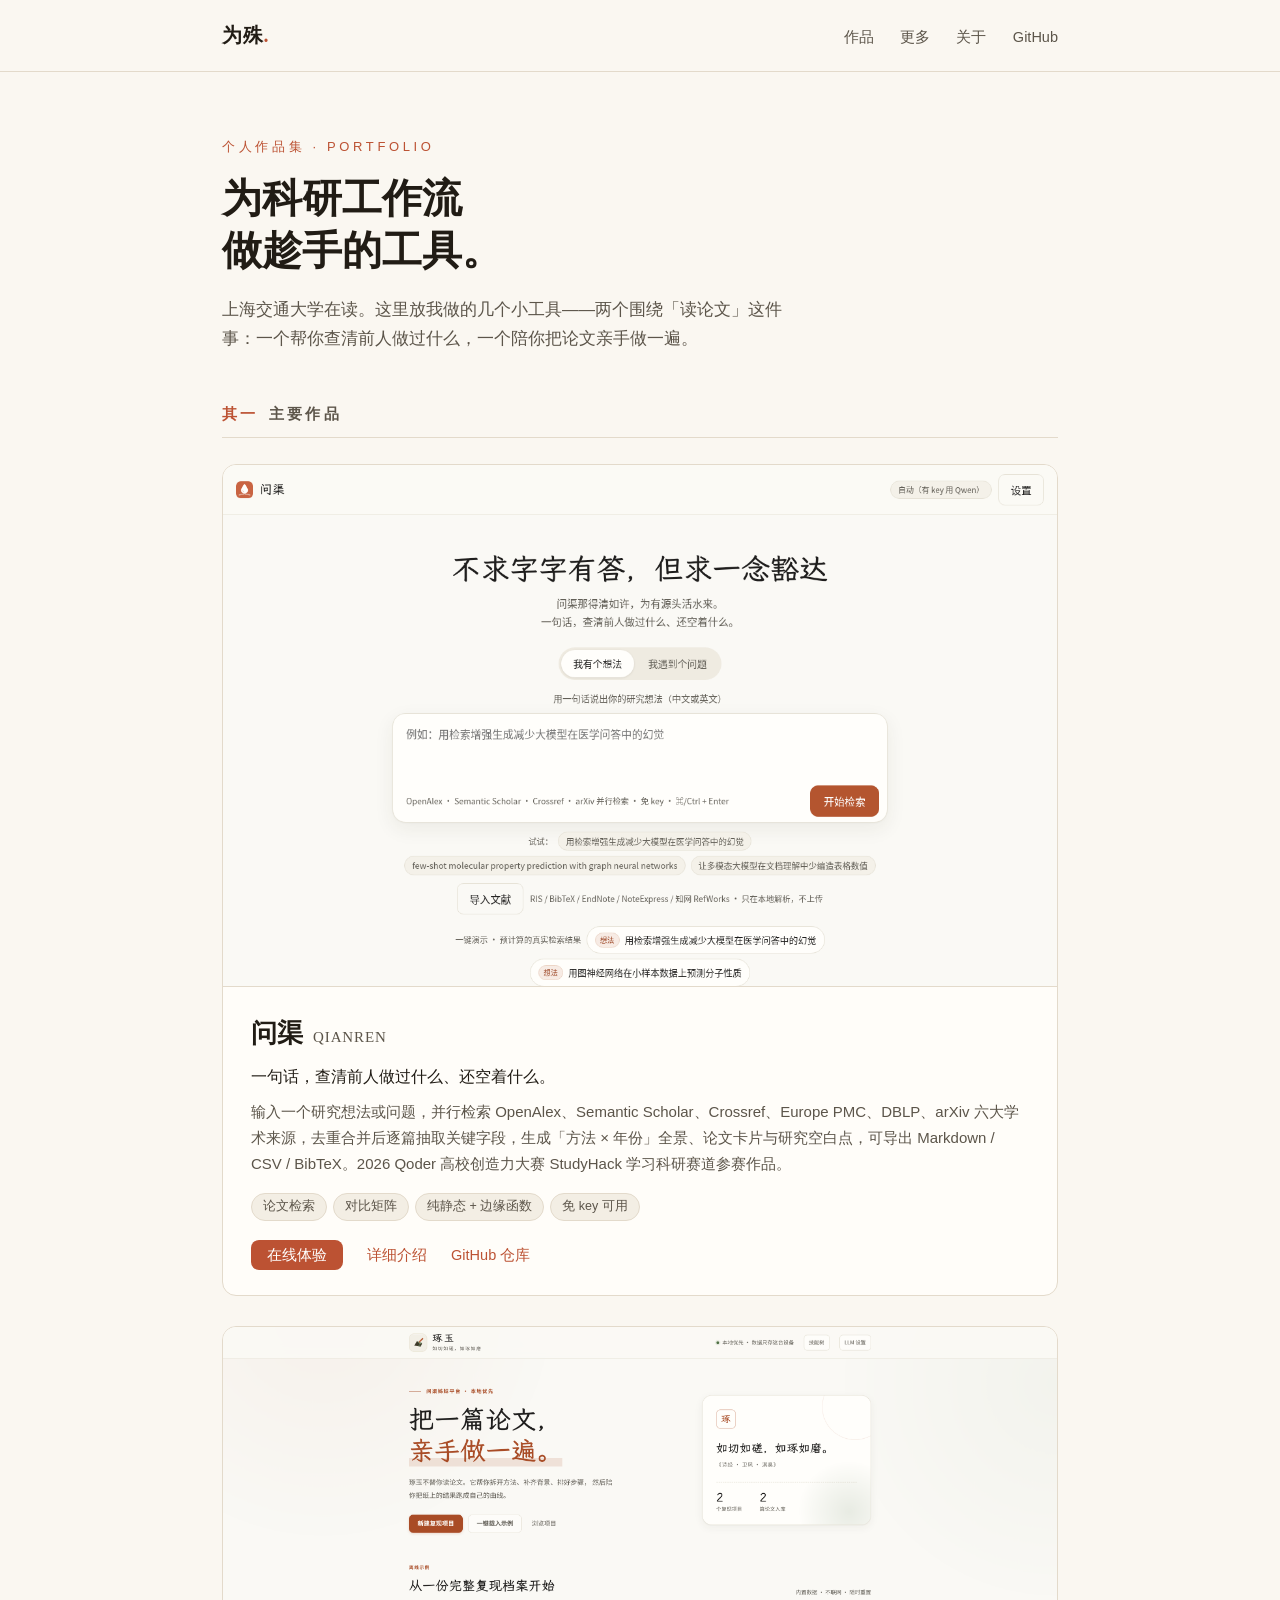
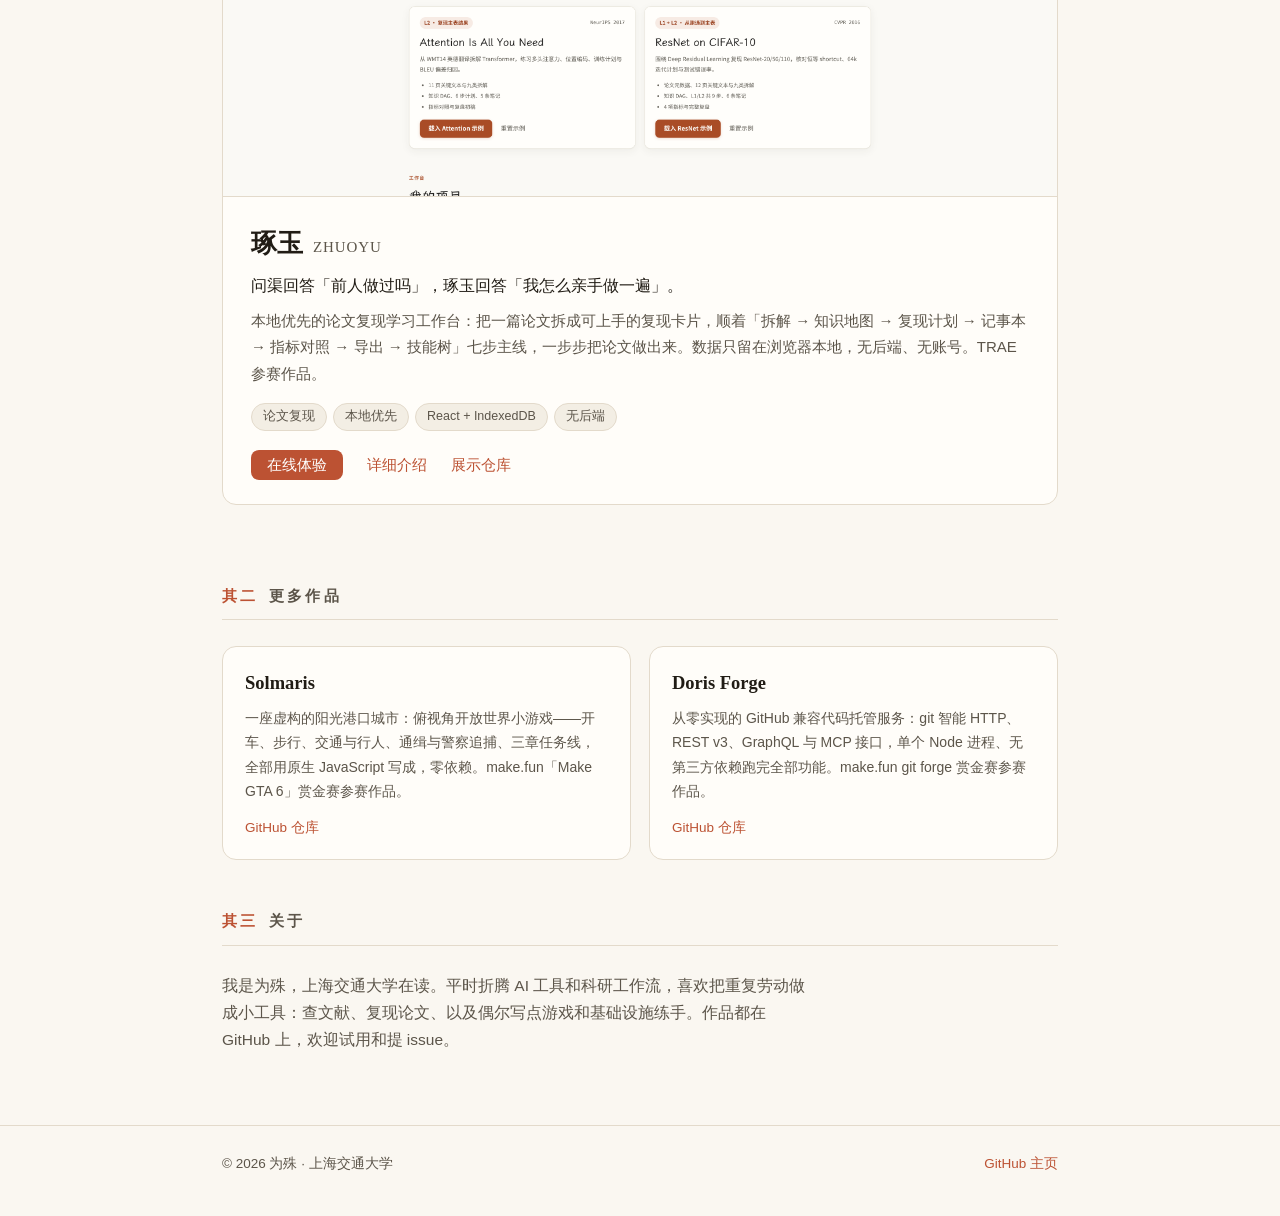
<file: index.html>
<!DOCTYPE html>
<html lang="zh-CN">
<head>
<meta charset="utf-8">
<meta name="viewport" content="width=device-width, initial-scale=1">
<title>为殊 · 作品集</title>
<meta name="description" content="为殊的个人作品集：问渠（论文对比矩阵）与琢玉（论文复现工作台），以及其他小作品。上海交通大学。">
<link rel="stylesheet" href="style.css">
</head>
<body>
<header class="site">
  <div class="wrap">
    <a class="logo serif" href="./">为殊<span class="dot">.</span></a>
    <nav class="main">
      <a href="#works">作品</a>
      <a href="#more">更多</a>
      <a href="#about">关于</a>
      <a href="https://github.com/robotdoglee">GitHub</a>
    </nav>
  </div>
</header>

<div class="wrap">
  <div class="hero">
    <div class="kicker">个人作品集 · PORTFOLIO</div>
    <h1 class="serif">为科研工作流<br>做趁手的工具。</h1>
    <p class="lede">上海交通大学在读。这里放我做的几个小工具——两个围绕「读论文」这件事：一个帮你查清前人做过什么，一个陪你把论文亲手做一遍。</p>
  </div>

  <section id="works">
    <h2 class="sec"><span class="no">其一</span>主要作品</h2>

    <div class="work">
      <a href="qianren.html"><img class="shot" src="assets/qianren-home.png" alt="问渠首页"></a>
      <div class="body">
        <h3 class="serif">问渠<span class="en">QIANREN</span></h3>
        <p class="tagline">一句话，查清前人做过什么、还空着什么。</p>
        <p class="desc">输入一个研究想法或问题，并行检索 OpenAlex、Semantic Scholar、Crossref、Europe PMC、DBLP、arXiv 六大学术来源，去重合并后逐篇抽取关键字段，生成「方法 × 年份」全景、论文卡片与研究空白点，可导出 Markdown / CSV / BibTeX。2026 Qoder 高校创造力大赛 StudyHack 学习科研赛道参赛作品。</p>
        <div class="tags"><span>论文检索</span><span>对比矩阵</span><span>纯静态 + 边缘函数</span><span>免 key 可用</span></div>
        <div class="links">
          <a class="primary" href="https://qianren-9o3elwijmv8.qoder.zone">在线体验</a>
          <a href="qianren.html">详细介绍</a>
          <a href="https://github.com/robotdoglee/qianren">GitHub 仓库</a>
        </div>
      </div>
    </div>

    <div class="work">
      <a href="zhuoyu.html"><img class="shot" src="assets/zhuoyu-home.png" alt="琢玉首页"></a>
      <div class="body">
        <h3 class="serif">琢玉<span class="en">ZHUOYU</span></h3>
        <p class="tagline">问渠回答「前人做过吗」，琢玉回答「我怎么亲手做一遍」。</p>
        <p class="desc">本地优先的论文复现学习工作台：把一篇论文拆成可上手的复现卡片，顺着「拆解 → 知识地图 → 复现计划 → 记事本 → 指标对照 → 导出 → 技能树」七步主线，一步步把论文做出来。数据只留在浏览器本地，无后端、无账号。TRAE 参赛作品。</p>
        <div class="tags"><span>论文复现</span><span>本地优先</span><span>React + IndexedDB</span><span>无后端</span></div>
        <div class="links">
          <a class="primary" href="https://37km306o1q81r6izvma.traesite.cn">在线体验</a>
          <a href="zhuoyu.html">详细介绍</a>
          <a href="https://github.com/robotdoglee/zhuoyu-showcase">展示仓库</a>
        </div>
      </div>
    </div>
  </section>

  <section id="more">
    <h2 class="sec"><span class="no">其二</span>更多作品</h2>
    <div class="mini-grid">
      <div class="mini">
        <h3 class="serif">Solmaris</h3>
        <p>一座虚构的阳光港口城市：俯视角开放世界小游戏——开车、步行、交通与行人、通缉与警察追捕、三章任务线，全部用原生 JavaScript 写成，零依赖。make.fun「Make GTA 6」赏金赛参赛作品。</p>
        <div class="links"><a href="https://github.com/robotdoglee/doris-gta6">GitHub 仓库</a></div>
      </div>
      <div class="mini">
        <h3 class="serif">Doris Forge</h3>
        <p>从零实现的 GitHub 兼容代码托管服务：git 智能 HTTP、REST v3、GraphQL 与 MCP 接口，单个 Node 进程、无第三方依赖跑完全部功能。make.fun git forge 赏金赛参赛作品。</p>
        <div class="links"><a href="https://github.com/robotdoglee/doris-forge">GitHub 仓库</a></div>
      </div>
    </div>
  </section>

  <section id="about">
    <h2 class="sec"><span class="no">其三</span>关于</h2>
    <p style="color:var(--ink-2);font-size:15.5px;max-width:38em;">我是为殊，上海交通大学在读。平时折腾 AI 工具和科研工作流，喜欢把重复劳动做成小工具：查文献、复现论文、以及偶尔写点游戏和基础设施练手。作品都在 GitHub 上，欢迎试用和提 issue。</p>
  </section>
</div>

<footer class="site">
  <div class="wrap">
    <span>© 2026 为殊 · 上海交通大学</span>
    <span><a href="https://github.com/robotdoglee">GitHub 主页</a></span>
  </div>
</footer>
</body>
</html>
</file>
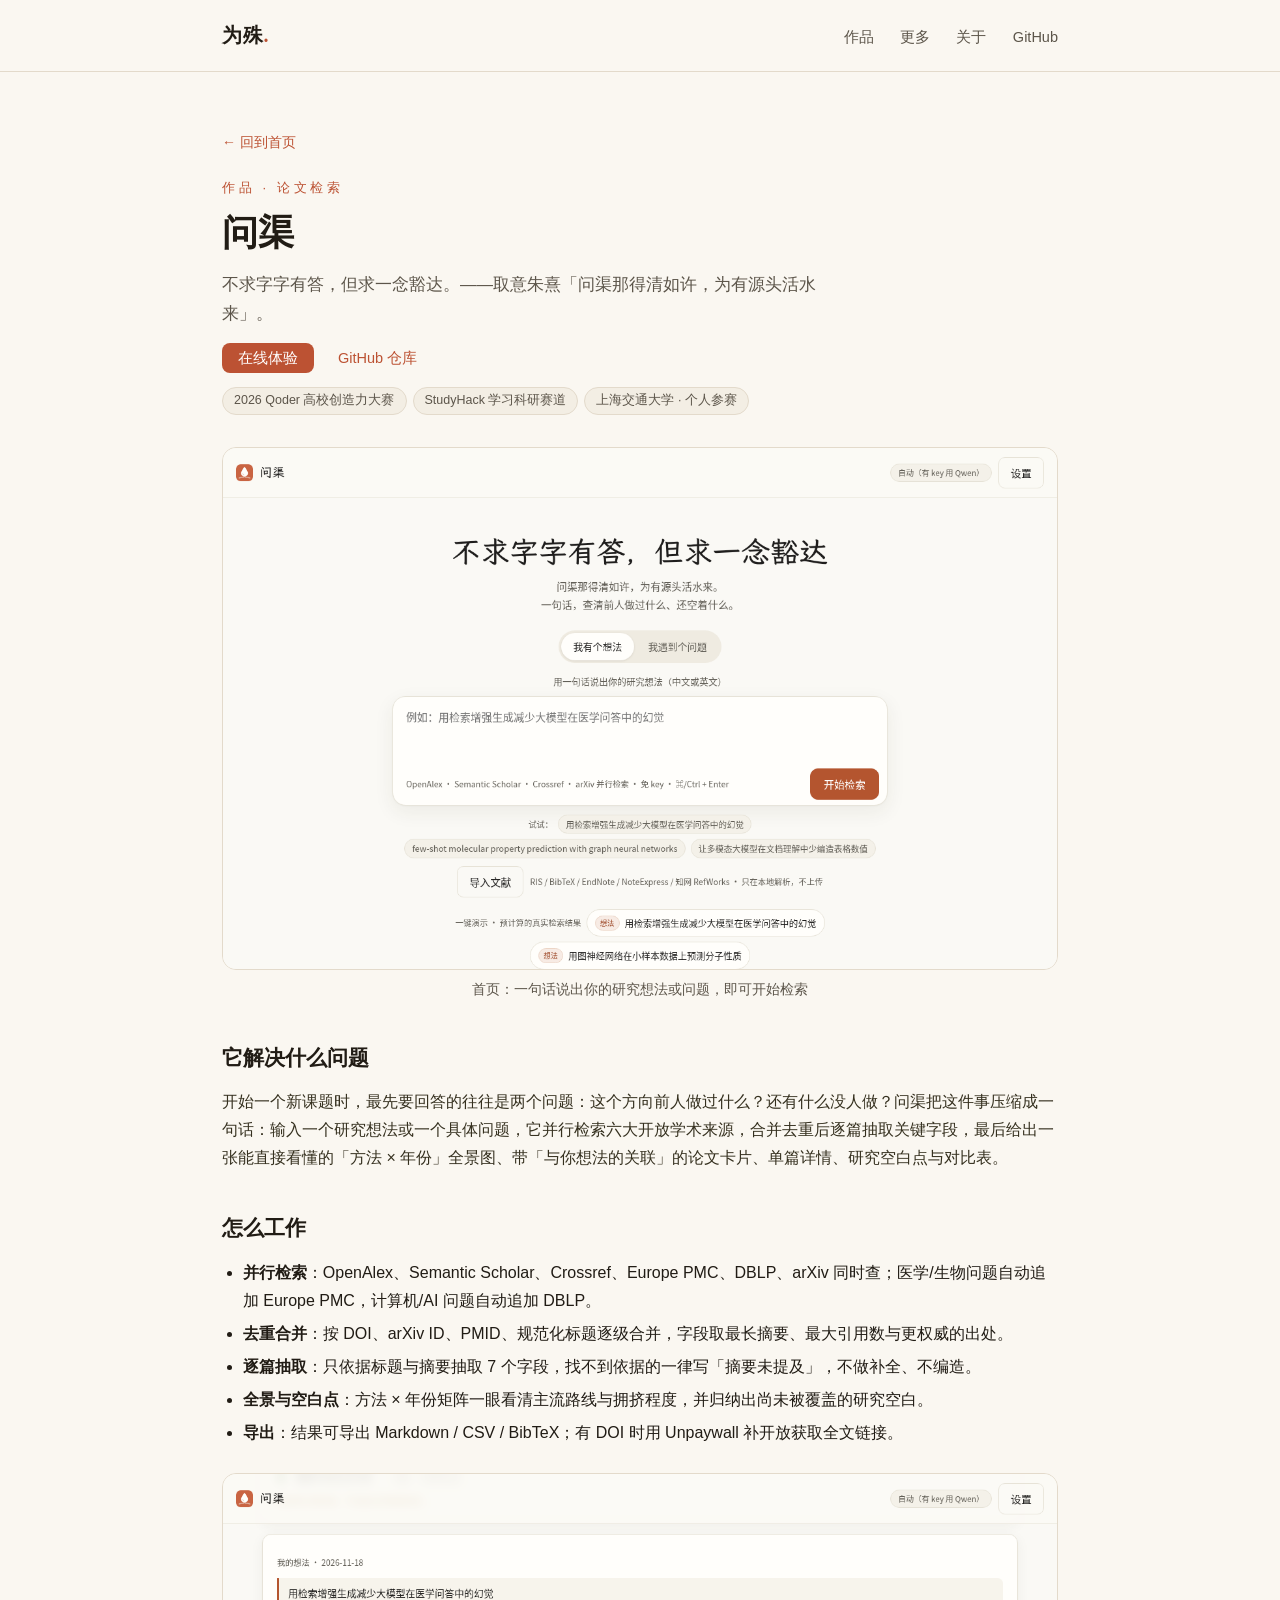
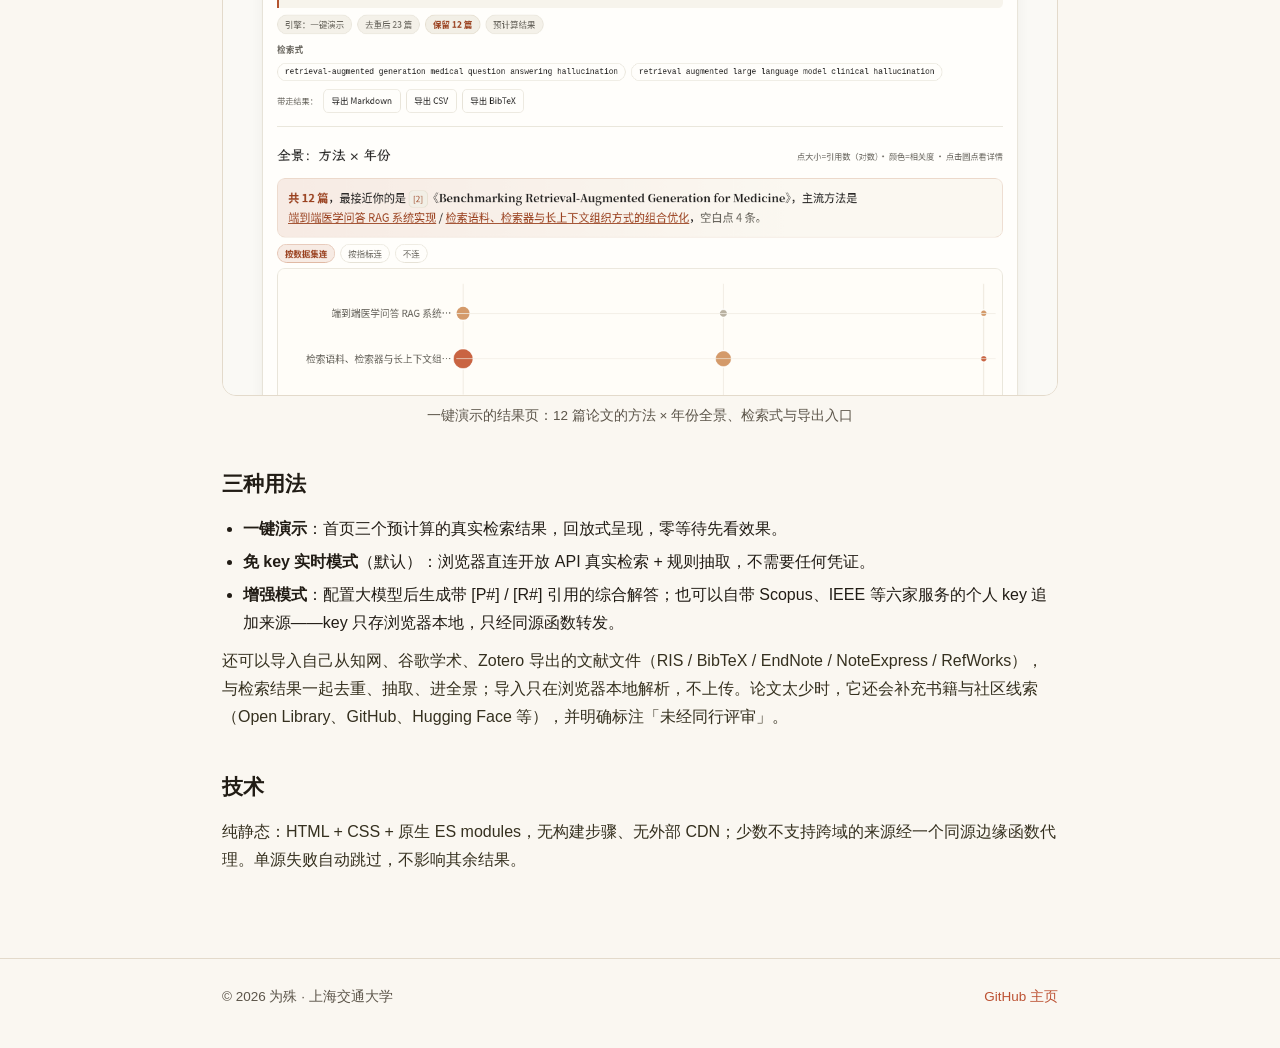
<file: qianren.html>
<!DOCTYPE html>
<html lang="zh-CN">
<head>
<meta charset="utf-8">
<meta name="viewport" content="width=device-width, initial-scale=1">
<title>问渠 · Qianren — 为殊</title>
<meta name="description" content="问渠：研究想法的论文对比矩阵工具。一句话，并行检索六大学术来源，生成方法×年份全景与研究空白点。">
<link rel="stylesheet" href="style.css">
</head>
<body>
<header class="site">
  <div class="wrap">
    <a class="logo serif" href="./">为殊<span class="dot">.</span></a>
    <nav class="main">
      <a href="./#works">作品</a>
      <a href="./#more">更多</a>
      <a href="./#about">关于</a>
      <a href="https://github.com/robotdoglee">GitHub</a>
    </nav>
  </div>
</header>

<div class="wrap">
  <article class="page">
    <p class="backlink"><a href="./">← 回到首页</a></p>
    <div class="kicker" style="margin-top:22px;">作品 · 论文检索</div>
    <h1 class="serif">问渠</h1>
    <p class="sub">不求字字有答，但求一念豁达。——取意朱熹「问渠那得清如许，为有源头活水来」。</p>
    <div class="links" style="margin-top:18px;">
      <a class="primary" href="https://qianren-9o3elwijmv8.qoder.zone">在线体验</a>
      <a href="https://github.com/robotdoglee/qianren">GitHub 仓库</a>
    </div>
    <div class="tags" style="margin-top:14px;"><span>2026 Qoder 高校创造力大赛</span><span>StudyHack 学习科研赛道</span><span>上海交通大学 · 个人参赛</span></div>

    <figure>
      <img src="assets/qianren-home.png" alt="问渠首页：一句话输入研究想法">
      <figcaption>首页：一句话说出你的研究想法或问题，即可开始检索</figcaption>
    </figure>

    <h2 class="serif">它解决什么问题</h2>
    <p>开始一个新课题时，最先要回答的往往是两个问题：这个方向前人做过什么？还有什么没人做？问渠把这件事压缩成一句话：输入一个研究想法或一个具体问题，它并行检索六大开放学术来源，合并去重后逐篇抽取关键字段，最后给出一张能直接看懂的「方法 × 年份」全景图、带「与你想法的关联」的论文卡片、单篇详情、研究空白点与对比表。</p>

    <h2 class="serif">怎么工作</h2>
    <ul>
      <li><strong>并行检索</strong>：OpenAlex、Semantic Scholar、Crossref、Europe PMC、DBLP、arXiv 同时查；医学/生物问题自动追加 Europe PMC，计算机/AI 问题自动追加 DBLP。</li>
      <li><strong>去重合并</strong>：按 DOI、arXiv ID、PMID、规范化标题逐级合并，字段取最长摘要、最大引用数与更权威的出处。</li>
      <li><strong>逐篇抽取</strong>：只依据标题与摘要抽取 7 个字段，找不到依据的一律写「摘要未提及」，不做补全、不编造。</li>
      <li><strong>全景与空白点</strong>：方法 × 年份矩阵一眼看清主流路线与拥挤程度，并归纳出尚未被覆盖的研究空白。</li>
      <li><strong>导出</strong>：结果可导出 Markdown / CSV / BibTeX；有 DOI 时用 Unpaywall 补开放获取全文链接。</li>
    </ul>

    <figure>
      <img src="assets/qianren-demo.png" alt="问渠一键演示结果：方法×年份全景">
      <figcaption>一键演示的结果页：12 篇论文的方法 × 年份全景、检索式与导出入口</figcaption>
    </figure>

    <h2 class="serif">三种用法</h2>
    <ul>
      <li><strong>一键演示</strong>：首页三个预计算的真实检索结果，回放式呈现，零等待先看效果。</li>
      <li><strong>免 key 实时模式</strong>（默认）：浏览器直连开放 API 真实检索 + 规则抽取，不需要任何凭证。</li>
      <li><strong>增强模式</strong>：配置大模型后生成带 [P#] / [R#] 引用的综合解答；也可以自带 Scopus、IEEE 等六家服务的个人 key 追加来源——key 只存浏览器本地，只经同源函数转发。</li>
    </ul>
    <p>还可以导入自己从知网、谷歌学术、Zotero 导出的文献文件（RIS / BibTeX / EndNote / NoteExpress / RefWorks），与检索结果一起去重、抽取、进全景；导入只在浏览器本地解析，不上传。论文太少时，它还会补充书籍与社区线索（Open Library、GitHub、Hugging Face 等），并明确标注「未经同行评审」。</p>

    <h2 class="serif">技术</h2>
    <p>纯静态：HTML + CSS + 原生 ES modules，无构建步骤、无外部 CDN；少数不支持跨域的来源经一个同源边缘函数代理。单源失败自动跳过，不影响其余结果。</p>
  </article>
</div>

<footer class="site">
  <div class="wrap">
    <span>© 2026 为殊 · 上海交通大学</span>
    <span><a href="https://github.com/robotdoglee">GitHub 主页</a></span>
  </div>
</footer>
</body>
</html>
</file>
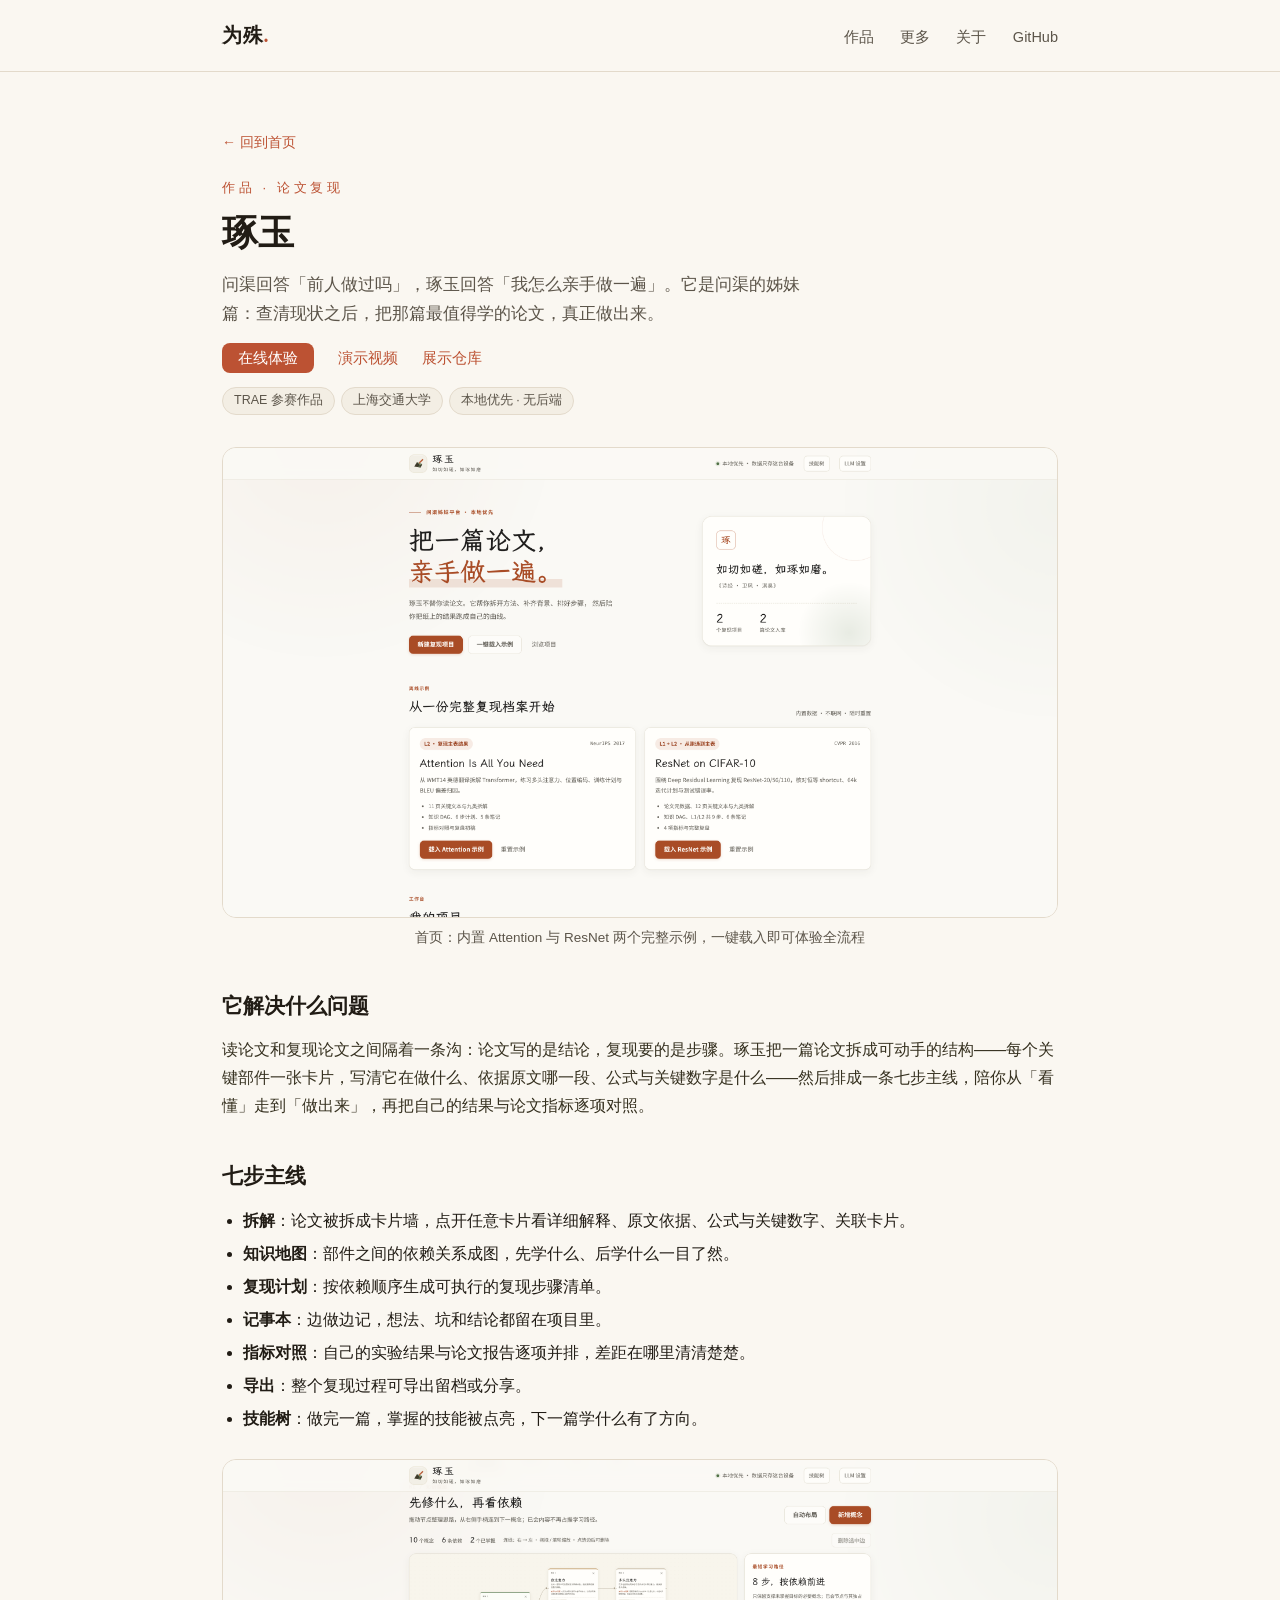
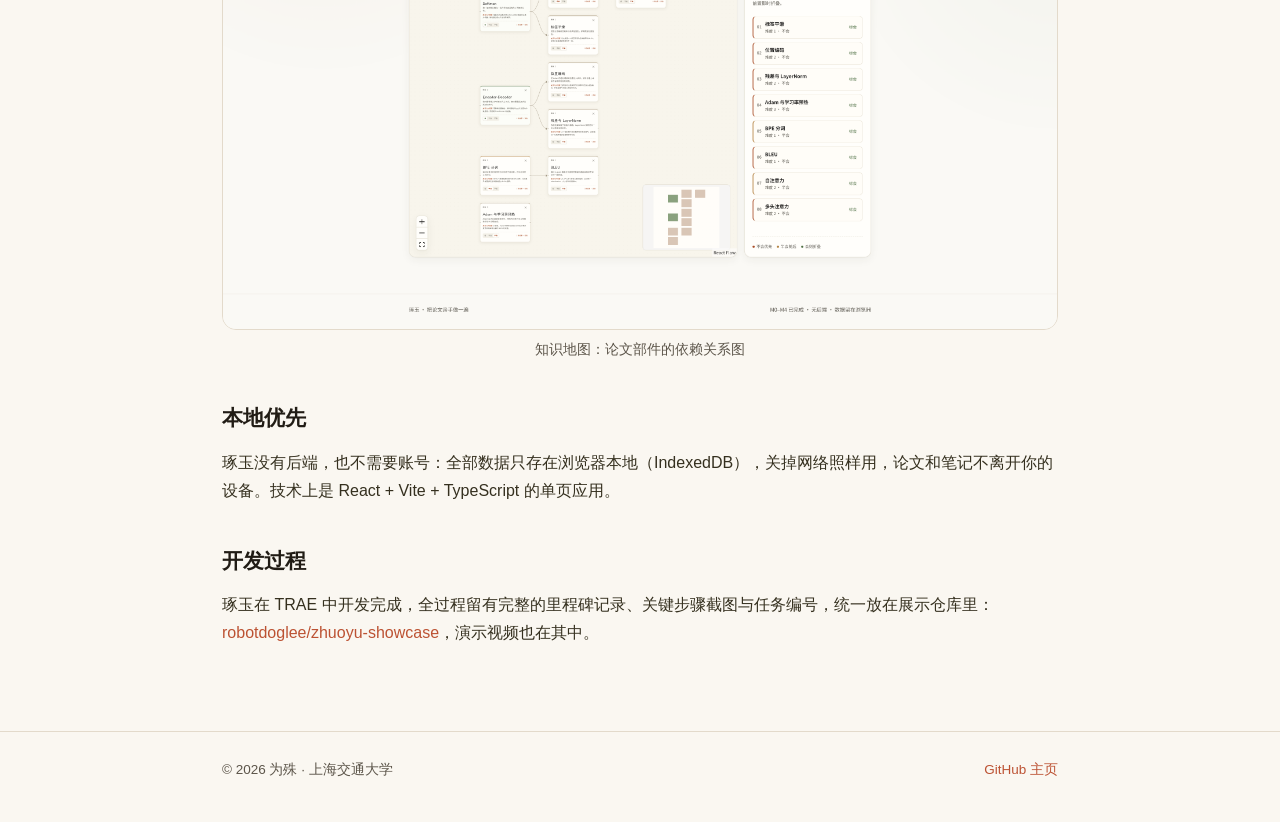
<file: zhuoyu.html>
<!DOCTYPE html>
<html lang="zh-CN">
<head>
<meta charset="utf-8">
<meta name="viewport" content="width=device-width, initial-scale=1">
<title>琢玉 · Zhuoyu — 为殊</title>
<meta name="description" content="琢玉：本地优先的论文复现学习工作台。把一篇论文拆成可上手的复现卡片，七步主线亲手做一遍。">
<link rel="stylesheet" href="style.css">
</head>
<body>
<header class="site">
  <div class="wrap">
    <a class="logo serif" href="./">为殊<span class="dot">.</span></a>
    <nav class="main">
      <a href="./#works">作品</a>
      <a href="./#more">更多</a>
      <a href="./#about">关于</a>
      <a href="https://github.com/robotdoglee">GitHub</a>
    </nav>
  </div>
</header>

<div class="wrap">
  <article class="page">
    <p class="backlink"><a href="./">← 回到首页</a></p>
    <div class="kicker" style="margin-top:22px;">作品 · 论文复现</div>
    <h1 class="serif">琢玉</h1>
    <p class="sub">问渠回答「前人做过吗」，琢玉回答「我怎么亲手做一遍」。它是问渠的姊妹篇：查清现状之后，把那篇最值得学的论文，真正做出来。</p>
    <div class="links" style="margin-top:18px;">
      <a class="primary" href="https://37km306o1q81r6izvma.traesite.cn">在线体验</a>
      <a href="https://github.com/robotdoglee/zhuoyu-showcase/blob/main/demo-video.mp4">演示视频</a>
      <a href="https://github.com/robotdoglee/zhuoyu-showcase">展示仓库</a>
    </div>
    <div class="tags" style="margin-top:14px;"><span>TRAE 参赛作品</span><span>上海交通大学</span><span>本地优先 · 无后端</span></div>

    <figure>
      <img src="assets/zhuoyu-home.png" alt="琢玉首页与内置示例">
      <figcaption>首页：内置 Attention 与 ResNet 两个完整示例，一键载入即可体验全流程</figcaption>
    </figure>

    <h2 class="serif">它解决什么问题</h2>
    <p>读论文和复现论文之间隔着一条沟：论文写的是结论，复现要的是步骤。琢玉把一篇论文拆成可动手的结构——每个关键部件一张卡片，写清它在做什么、依据原文哪一段、公式与关键数字是什么——然后排成一条七步主线，陪你从「看懂」走到「做出来」，再把自己的结果与论文指标逐项对照。</p>

    <h2 class="serif">七步主线</h2>
    <ul>
      <li><strong>拆解</strong>：论文被拆成卡片墙，点开任意卡片看详细解释、原文依据、公式与关键数字、关联卡片。</li>
      <li><strong>知识地图</strong>：部件之间的依赖关系成图，先学什么、后学什么一目了然。</li>
      <li><strong>复现计划</strong>：按依赖顺序生成可执行的复现步骤清单。</li>
      <li><strong>记事本</strong>：边做边记，想法、坑和结论都留在项目里。</li>
      <li><strong>指标对照</strong>：自己的实验结果与论文报告逐项并排，差距在哪里清清楚楚。</li>
      <li><strong>导出</strong>：整个复现过程可导出留档或分享。</li>
      <li><strong>技能树</strong>：做完一篇，掌握的技能被点亮，下一篇学什么有了方向。</li>
    </ul>

    <figure>
      <img src="assets/zhuoyu-map.png" alt="琢玉知识地图">
      <figcaption>知识地图：论文部件的依赖关系图</figcaption>
    </figure>

    <h2 class="serif">本地优先</h2>
    <p>琢玉没有后端，也不需要账号：全部数据只存在浏览器本地（IndexedDB），关掉网络照样用，论文和笔记不离开你的设备。技术上是 React + Vite + TypeScript 的单页应用。</p>

    <h2 class="serif">开发过程</h2>
    <p>琢玉在 TRAE 中开发完成，全过程留有完整的里程碑记录、关键步骤截图与任务编号，统一放在展示仓库里：<a href="https://github.com/robotdoglee/zhuoyu-showcase">robotdoglee/zhuoyu-showcase</a>，演示视频也在其中。</p>
  </article>
</div>

<footer class="site">
  <div class="wrap">
    <span>© 2026 为殊 · 上海交通大学</span>
    <span><a href="https://github.com/robotdoglee">GitHub 主页</a></span>
  </div>
</footer>
</body>
</html>
</file>
<file: style.css>
:root {
  --paper: #faf7f1;
  --paper-2: #f3eee4;
  --ink: #211c15;
  --ink-2: #5c554a;
  --line: #e3dacb;
  --accent: #bc5233;
  --accent-soft: #f5e3d8;
  --card: #fffdf9;
  --radius: 14px;
}
* { box-sizing: border-box; margin: 0; padding: 0; }
html { scroll-behavior: smooth; }
body {
  background: var(--paper);
  color: var(--ink);
  font-family: "PingFang SC", "Hiragino Sans GB", "Microsoft YaHei", "Noto Sans CJK SC", sans-serif;
  line-height: 1.75;
  -webkit-font-smoothing: antialiased;
}
.serif { font-family: "Noto Serif CJK SC", "Songti SC", "STSong", "SimSun", serif; }
a { color: var(--accent); text-decoration: none; }
a:hover { text-decoration: underline; }
img { max-width: 100%; display: block; }

.wrap { max-width: 880px; margin: 0 auto; padding: 0 22px; }

header.site {
  border-bottom: 1px solid var(--line);
  background: var(--paper);
}
header.site .wrap {
  display: flex; align-items: baseline; justify-content: space-between;
  padding-top: 18px; padding-bottom: 18px;
}
.logo { font-size: 20px; font-weight: 700; letter-spacing: .04em; color: var(--ink); }
.logo:hover { text-decoration: none; }
.logo .dot { color: var(--accent); }
nav.main a { color: var(--ink-2); margin-left: 22px; font-size: 14.5px; }
nav.main a:hover { color: var(--accent); text-decoration: none; }

.hero { padding: 64px 0 8px; }
.hero .kicker { color: var(--accent); font-size: 13px; letter-spacing: .28em; margin-bottom: 14px; }
.hero h1 { font-size: 40px; line-height: 1.3; font-weight: 700; }
.hero p.lede { margin-top: 18px; color: var(--ink-2); font-size: 16.5px; max-width: 34em; }

section { padding: 40px 0 8px; }
h2.sec {
  font-size: 15px; letter-spacing: .22em; color: var(--ink-2);
  border-bottom: 1px solid var(--line); padding-bottom: 10px; margin-bottom: 26px;
}
h2.sec .no { color: var(--accent); margin-right: 10px; }

.work {
  background: var(--card); border: 1px solid var(--line); border-radius: var(--radius);
  overflow: hidden; margin-bottom: 30px;
}
.work .shot { border-bottom: 1px solid var(--line); }
.work .body { padding: 24px 28px 26px; }
.work h3 { font-size: 26px; font-weight: 700; }
.work h3 .en { font-size: 15px; color: var(--ink-2); font-weight: 400; margin-left: 10px; letter-spacing: .06em; }
.work .tagline { color: var(--ink); margin-top: 6px; font-size: 16px; }
.work .desc { color: var(--ink-2); margin-top: 8px; font-size: 15px; }
.tags { margin-top: 14px; }
.tags span {
  display: inline-block; font-size: 12.5px; color: var(--ink-2);
  background: var(--paper-2); border: 1px solid var(--line); border-radius: 999px;
  padding: 2px 11px; margin: 0 6px 6px 0;
}
.links { margin-top: 16px; font-size: 14.5px; }
.links a { margin-right: 20px; }
.links a.primary {
  background: var(--accent); color: #fff; padding: 7px 16px; border-radius: 8px;
}
.links a.primary:hover { text-decoration: none; opacity: .92; }

.mini-grid { display: grid; grid-template-columns: 1fr 1fr; gap: 18px; }
.mini {
  background: var(--card); border: 1px solid var(--line); border-radius: var(--radius);
  padding: 20px 22px;
}
.mini h3 { font-size: 18.5px; }
.mini p { color: var(--ink-2); font-size: 14px; margin-top: 6px; }
.mini .links { margin-top: 12px; font-size: 13.5px; }
@media (max-width: 640px) { .mini-grid { grid-template-columns: 1fr; } .hero h1 { font-size: 31px; } }

article.page { padding: 48px 0 10px; }
article.page .kicker { color: var(--accent); font-size: 13px; letter-spacing: .28em; }
article.page h1 { font-size: 36px; margin-top: 10px; line-height: 1.35; }
article.page .sub { color: var(--ink-2); margin-top: 12px; font-size: 16.5px; max-width: 36em; }
article.page h2 { font-size: 21px; margin: 38px 0 12px; }
article.page p { margin: 10px 0; color: #35301f; }
article.page ul { margin: 10px 0 10px 1.3em; }
article.page li { margin: 5px 0; }
article.page figure { margin: 26px 0; }
article.page figure img { border: 1px solid var(--line); border-radius: var(--radius); }
article.page figcaption { color: var(--ink-2); font-size: 13.5px; text-align: center; margin-top: 8px; }
.backlink { font-size: 14px; }

footer.site {
  margin-top: 64px; border-top: 1px solid var(--line);
  padding: 26px 0 40px; color: var(--ink-2); font-size: 13.5px;
}
footer.site .wrap { display: flex; justify-content: space-between; flex-wrap: wrap; gap: 8px; }
</file>
